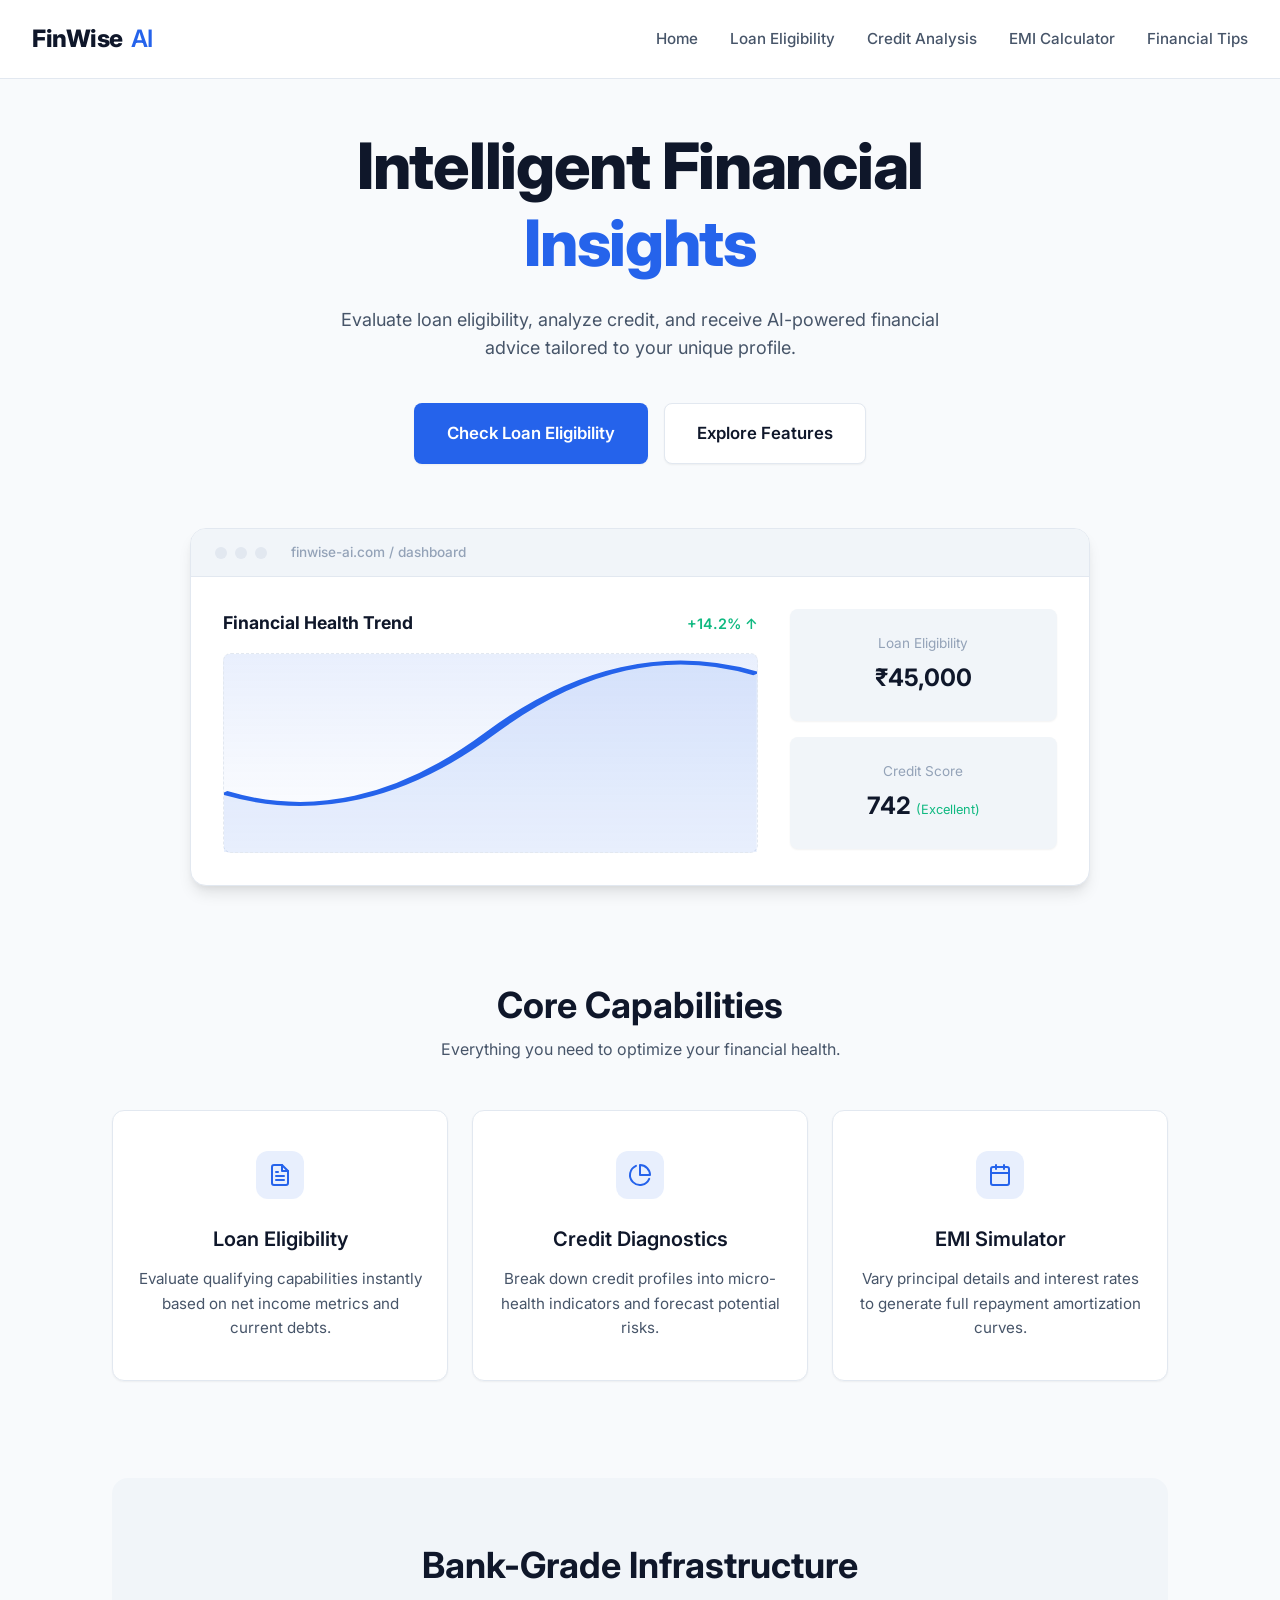
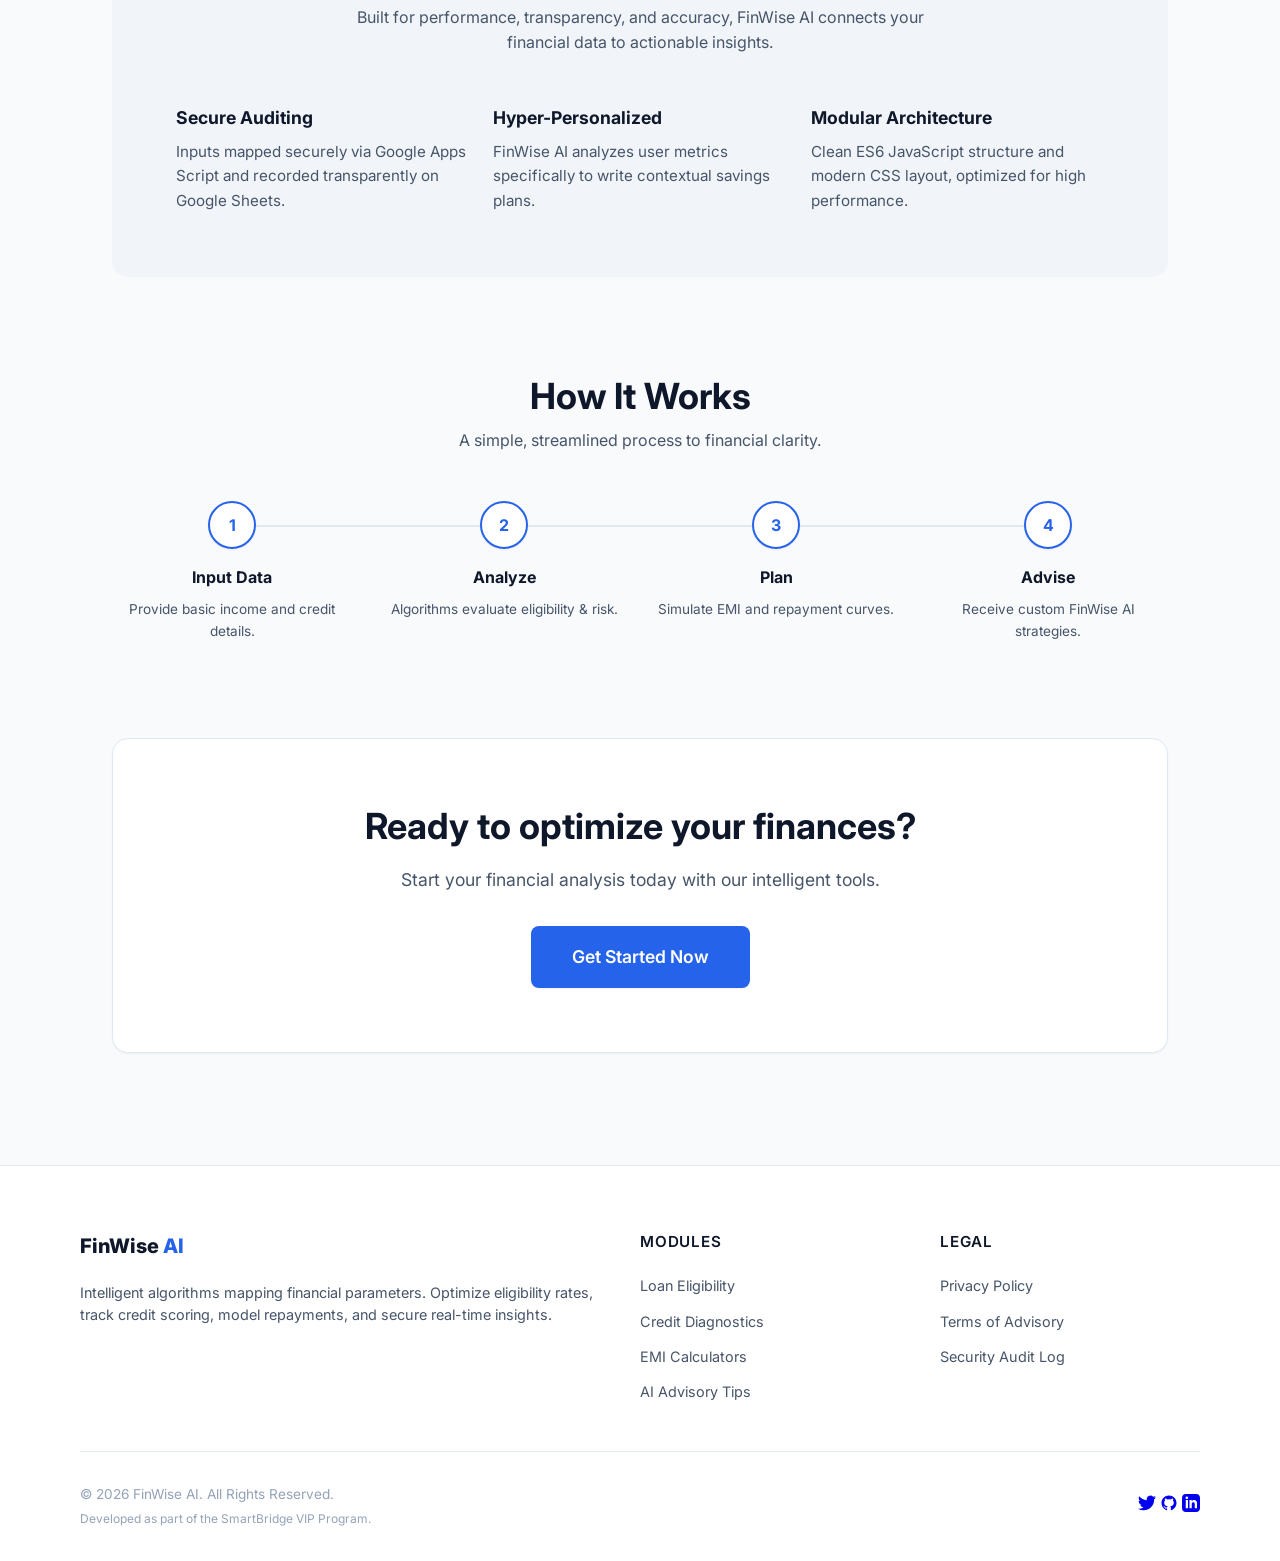
<file: index.html>
<!DOCTYPE html>
<html lang="en">
<head>
  <meta charset="UTF-8">
  <meta name="viewport" content="width=device-width, initial-scale=1.0">
  <title>FinWise AI – Intelligent Loan Eligibility, Credit Analysis & Financial Advisory Platform</title>
  <meta name="description" content="Empower your financial future with FinWise AI. Evaluate loan eligibility, analyze credit, calculate EMI, and receive AI-powered financial advice.">
  <meta property="og:title" content="FinWise AI – Intelligent Loan Eligibility, Credit Analysis & Financial Advisory Platform">
  <meta property="og:description" content="Empower your financial future with FinWise AI. Evaluate loan eligibility, analyze credit, calculate EMI, and receive AI-powered financial advice.">
  <meta property="og:type" content="website">
  <meta name="twitter:card" content="summary_large_image">
  <meta http-equiv="Cache-Control" content="no-cache, no-store, must-revalidate">
  <meta http-equiv="Pragma" content="no-cache">
  <meta http-equiv="Expires" content="0">
  <link rel="stylesheet" href="./css/style.css?v=4">
</head>
<body>

  <!-- Splash Screen -->
  <div id="splash-screen">
    <div id="splash-logo">FinWise <span>AI</span></div>
  </div>

  <!-- Sticky Navigation Bar -->
  <header>
    <nav class="navbar" id="main-nav" aria-label="Main Navigation">
      <a href="./index.html" class="nav-logo" aria-label="FinWise AI Home">
        FinWise <span>AI</span>
      </a>
      <button class="menu-toggle" id="menu-toggle" aria-label="Toggle Navigation Menu">
        <span></span>
        <span></span>
        <span></span>
      </button>
      <ul class="nav-links" id="nav-links">
        <li><a href="./index.html" class="active" aria-current="page">Home</a></li>
        <li><a href="./loan.html">Loan Eligibility</a></li>
        <li><a href="./credit.html">Credit Analysis</a></li>
        <li><a href="./emi.html">EMI Calculator</a></li>
        <li><a href="./tips.html">Financial Tips</a></li>
      </ul>
    </nav>
  </header>

  <!-- Main Container -->
  <main class="main-container">
    
    <!-- Hero Section -->
    <section class="hero-section" style="display: flex; flex-direction: column; align-items: center; text-align: center; margin-bottom: 6rem; padding-top: 2rem;">
      <h1 class="hero-title" style="font-size: clamp(2.5rem, 6vw, 4rem); max-width: 800px; margin-bottom: 1.5rem;">Intelligent Financial <span class="highlight-text">Insights</span></h1>
      <p class="hero-description" style="max-width: 600px; font-size: 1.125rem; margin-bottom: 2.5rem;">Evaluate loan eligibility, analyze credit, and receive AI-powered financial advice tailored to your unique profile.</p>
      <div class="hero-actions" style="display: flex; gap: 1rem; justify-content: center; margin-bottom: 4rem;">
        <a href="./loan.html" class="btn btn-primary" style="padding: 1rem 2rem; font-size: 1.05rem;">
          Check Loan Eligibility
        </a>
        <a href="#features" class="btn btn-secondary" style="padding: 1rem 2rem; font-size: 1.05rem;">Explore Features</a>
      </div>
      
      <!-- Abstract CSS Dashboard Preview -->
      <div class="hero-dashboard-preview" style="width: 100%; max-width: 900px; min-height: 300px; background: var(--primary); border: 1px solid var(--border-color); border-radius: 16px; box-shadow: var(--shadow-lg); position: relative; overflow: hidden; display: flex; flex-direction: column;">
        <div style="height: 48px; border-bottom: 1px solid var(--border-color); display: flex; align-items: center; padding: 0 1.5rem; gap: 0.5rem; background: var(--secondary);">
          <div style="width: 12px; height: 12px; border-radius: 50%; background: #e2e8f0;"></div>
          <div style="width: 12px; height: 12px; border-radius: 50%; background: #e2e8f0;"></div>
          <div style="width: 12px; height: 12px; border-radius: 50%; background: #e2e8f0;"></div>
          <div style="margin-left: 1rem; font-size: 0.85rem; color: var(--text-muted); font-weight: 500;">finwise-ai.com / dashboard</div>
        </div>
        <div style="flex: 1; padding: 2rem; display: grid; grid-template-columns: 2fr 1fr; gap: 2rem;">
          <div style="display: flex; flex-direction: column; gap: 1rem;">
            <div style="display: flex; justify-content: space-between; align-items: baseline;">
              <h4 style="margin: 0; color: var(--navy); font-size: 1.1rem;">Financial Health Trend</h4>
              <span style="color: #10b981; font-weight: 600; font-size: 0.9rem;">+14.2% &#8593;</span>
            </div>
            <div style="width: 100%; height: 200px; background: linear-gradient(180deg, rgba(37,99,235,0.1) 0%, rgba(37,99,235,0) 100%); border: 1px dashed var(--border-color); border-radius: 8px; position: relative;">
               <svg style="position: absolute; bottom: 0; left: 0; width: 100%; height: 100%;" preserveAspectRatio="none" viewBox="0 0 100 100">
                 <path d="M0,100 L0,70 Q25,90 50,40 T100,10 L100,100 Z" fill="rgba(37,99,235,0.1)" />
                 <path d="M0,70 Q25,90 50,40 T100,10" fill="none" stroke="var(--accent)" stroke-width="2" />
               </svg>
            </div>
          </div>
          <div style="display: flex; flex-direction: column; gap: 1rem;">
             <div style="width: 100%; padding: 1.5rem; background: var(--secondary); border-radius: 8px; display: flex; flex-direction: column; justify-content: center; box-shadow: var(--shadow-sm);">
                <span style="font-size: 0.85rem; color: var(--text-muted); margin-bottom: 0.25rem;">Loan Eligibility</span>
                <span style="font-size: 1.5rem; font-weight: 700; color: var(--navy);">₹45,000</span>
             </div>
             <div style="width: 100%; padding: 1.5rem; background: var(--secondary); border-radius: 8px; display: flex; flex-direction: column; justify-content: center; box-shadow: var(--shadow-sm);">
                <span style="font-size: 0.85rem; color: var(--text-muted); margin-bottom: 0.25rem;">Credit Score</span>
                <span style="font-size: 1.5rem; font-weight: 700; color: var(--navy);">742 <span style="font-size: 0.8rem; color: #10b981; font-weight: normal;">(Excellent)</span></span>
             </div>
          </div>
        </div>
      </div>
    </section>

    <!-- Section: Features -->
    <section id="features" style="margin-bottom: 6rem;" class="animate-fade-up">
      <div style="text-align: center; margin-bottom: 3rem;">
        <h2 style="margin-bottom: 0.5rem;">Core Capabilities</h2>
        <p>Everything you need to optimize your financial health.</p>
      </div>
      <div class="grid-3">
        <div class="glass-card glass-card-hover" style="text-align: center; padding: 2.5rem 1.5rem;">
          <div style="width: 48px; height: 48px; background: rgba(37,99,235,0.1); color: var(--accent); border-radius: 12px; display: flex; align-items: center; justify-content: center; margin: 0 auto 1.5rem auto;">
            <svg viewBox="0 0 24 24" width="24" height="24" fill="none" stroke="currentColor" stroke-width="2" stroke-linecap="round" stroke-linejoin="round"><path d="M14 2H6a2 2 0 0 0-2 2v16a2 2 0 0 0 2 2h12a2 2 0 0 0 2-2V8z"></path><polyline points="14 2 14 8 20 8"></polyline><line x1="16" y1="13" x2="8" y2="13"></line><line x1="16" y1="17" x2="8" y2="17"></line><polyline points="10 9 9 9 8 9"></polyline></svg>
          </div>
          <h3 style="margin-bottom: 0.75rem; font-size: 1.25rem;">Loan Eligibility</h3>
          <p style="font-size: 0.95rem;">Evaluate qualifying capabilities instantly based on net income metrics and current debts.</p>
        </div>
        <div class="glass-card glass-card-hover" style="text-align: center; padding: 2.5rem 1.5rem;">
          <div style="width: 48px; height: 48px; background: rgba(37,99,235,0.1); color: var(--accent); border-radius: 12px; display: flex; align-items: center; justify-content: center; margin: 0 auto 1.5rem auto;">
            <svg viewBox="0 0 24 24" width="24" height="24" fill="none" stroke="currentColor" stroke-width="2" stroke-linecap="round" stroke-linejoin="round"><path d="M21.21 15.89A10 10 0 1 1 8 2.83"></path><path d="M22 12A10 10 0 0 0 12 2v10z"></path></svg>
          </div>
          <h3 style="margin-bottom: 0.75rem; font-size: 1.25rem;">Credit Diagnostics</h3>
          <p style="font-size: 0.95rem;">Break down credit profiles into micro-health indicators and forecast potential risks.</p>
        </div>
        <div class="glass-card glass-card-hover" style="text-align: center; padding: 2.5rem 1.5rem;">
          <div style="width: 48px; height: 48px; background: rgba(37,99,235,0.1); color: var(--accent); border-radius: 12px; display: flex; align-items: center; justify-content: center; margin: 0 auto 1.5rem auto;">
            <svg viewBox="0 0 24 24" width="24" height="24" fill="none" stroke="currentColor" stroke-width="2" stroke-linecap="round" stroke-linejoin="round"><rect x="3" y="4" width="18" height="18" rx="2" ry="2"></rect><line x1="16" y1="2" x2="16" y2="6"></line><line x1="8" y1="2" x2="8" y2="6"></line><line x1="3" y1="10" x2="21" y2="10"></line></svg>
          </div>
          <h3 style="margin-bottom: 0.75rem; font-size: 1.25rem;">EMI Simulator</h3>
          <p style="font-size: 0.95rem;">Vary principal details and interest rates to generate full repayment amortization curves.</p>
        </div>
      </div>
    </section>

    <!-- Why Choose Us -->
    <section style="margin-bottom: 6rem; background: var(--secondary); padding: 4rem; border-radius: 16px; text-align: center;" class="animate-fade-up delay-100">
      <h2 style="margin-bottom: 1rem;">Bank-Grade Infrastructure</h2>
      <p style="max-width: 600px; margin: 0 auto 3rem auto;">Built for performance, transparency, and accuracy, FinWise AI connects your financial data to actionable insights.</p>
      
      <div class="grid-3" style="text-align: left;">
        <div>
          <h4 style="margin-bottom: 0.5rem; font-size: 1.1rem; color: var(--navy);">Secure Auditing</h4>
          <p style="font-size: 0.95rem;">Inputs mapped securely via Google Apps Script and recorded transparently on Google Sheets.</p>
        </div>
        <div>
          <h4 style="margin-bottom: 0.5rem; font-size: 1.1rem; color: var(--navy);">Hyper-Personalized</h4>
          <p style="font-size: 0.95rem;">FinWise AI analyzes user metrics specifically to write contextual savings plans.</p>
        </div>
        <div>
          <h4 style="margin-bottom: 0.5rem; font-size: 1.1rem; color: var(--navy);">Modular Architecture</h4>
          <p style="font-size: 0.95rem;">Clean ES6 JavaScript structure and modern CSS layout, optimized for high performance.</p>
        </div>
      </div>
    </section>

    <!-- How It Works -->
    <section style="margin-bottom: 6rem;" class="animate-fade-up delay-200">
      <div style="text-align: center; margin-bottom: 3rem;">
        <h2 style="margin-bottom: 0.5rem;">How It Works</h2>
        <p>A simple, streamlined process to financial clarity.</p>
      </div>
      <div style="display: grid; grid-template-columns: repeat(4, 1fr); gap: 2rem; position: relative;">
        <!-- Connecting Line for Desktop -->
        <div style="position: absolute; top: 24px; left: 10%; right: 10%; height: 2px; background: var(--border-color); z-index: 0; display: block;" class="desktop-line"></div>
        
        <div style="text-align: center; position: relative; z-index: 1;">
          <div style="width: 48px; height: 48px; background: var(--primary); border: 2px solid var(--accent); color: var(--accent); border-radius: 50%; display: flex; align-items: center; justify-content: center; font-weight: 700; margin: 0 auto 1rem auto; box-shadow: var(--shadow-sm);">1</div>
          <h4 style="margin-bottom: 0.5rem;">Input Data</h4>
          <p style="font-size: 0.85rem;">Provide basic income and credit details.</p>
        </div>
        <div style="text-align: center; position: relative; z-index: 1;">
          <div style="width: 48px; height: 48px; background: var(--primary); border: 2px solid var(--accent); color: var(--accent); border-radius: 50%; display: flex; align-items: center; justify-content: center; font-weight: 700; margin: 0 auto 1rem auto; box-shadow: var(--shadow-sm);">2</div>
          <h4 style="margin-bottom: 0.5rem;">Analyze</h4>
          <p style="font-size: 0.85rem;">Algorithms evaluate eligibility & risk.</p>
        </div>
        <div style="text-align: center; position: relative; z-index: 1;">
          <div style="width: 48px; height: 48px; background: var(--primary); border: 2px solid var(--accent); color: var(--accent); border-radius: 50%; display: flex; align-items: center; justify-content: center; font-weight: 700; margin: 0 auto 1rem auto; box-shadow: var(--shadow-sm);">3</div>
          <h4 style="margin-bottom: 0.5rem;">Plan</h4>
          <p style="font-size: 0.85rem;">Simulate EMI and repayment curves.</p>
        </div>
        <div style="text-align: center; position: relative; z-index: 1;">
          <div style="width: 48px; height: 48px; background: var(--primary); border: 2px solid var(--accent); color: var(--accent); border-radius: 50%; display: flex; align-items: center; justify-content: center; font-weight: 700; margin: 0 auto 1rem auto; box-shadow: var(--shadow-sm);">4</div>
          <h4 style="margin-bottom: 0.5rem;">Advise</h4>
          <p style="font-size: 0.85rem;">Receive custom FinWise AI strategies.</p>
        </div>
      </div>
    </section>


    <!-- Final CTA -->
    <section style="text-align: center; padding: 4rem 2rem; background: var(--primary); border: 1px solid var(--border-color); border-radius: 16px; box-shadow: var(--shadow-sm);" class="animate-fade-up delay-400">
      <h2 style="margin-bottom: 1rem;">Ready to optimize your finances?</h2>
      <p style="margin-bottom: 2rem; font-size: 1.1rem;">Start your financial analysis today with our intelligent tools.</p>
      <a href="./loan.html" class="btn btn-primary" style="padding: 1rem 2.5rem; font-size: 1.1rem;">Get Started Now</a>
    </section>

  </main>

  <!-- Footer Section -->
  <footer class="footer">
    <div class="footer-content">
      <div class="footer-col">
        <a href="./index.html" class="footer-logo" aria-label="FinWise AI Home">FinWise <span>AI</span></a>
        <p class="footer-desc">Intelligent algorithms mapping financial parameters. Optimize eligibility rates, track credit scoring, model repayments, and secure real-time insights.</p>
      </div>
      <div class="footer-col">
        <h4>Modules</h4>
        <ul class="footer-links">
          <li><a href="./loan.html">Loan Eligibility</a></li>
          <li><a href="./credit.html">Credit Diagnostics</a></li>
          <li><a href="./emi.html">EMI Calculators</a></li>
          <li><a href="./tips.html">AI Advisory Tips</a></li>
        </ul>
      </div>
      <div class="footer-col">
        <h4>Legal</h4>
        <ul class="footer-links">
          <li><a href="#">Privacy Policy</a></li>
          <li><a href="#">Terms of Advisory</a></li>
          <li><a href="#">Security Audit Log</a></li>
        </ul>
      </div>
    </div>
    <div class="footer-bottom">
      <div class="footer-bottom-text">
        <span>© 2026 FinWise AI. All Rights Reserved.</span>
        <span style="font-size: 0.75rem;">Developed as part of the SmartBridge VIP Program.</span>
      </div>
      <div class="footer-socials">
        <a href="#" aria-label="Twitter"><svg width="18" height="18" fill="currentColor" viewBox="0 0 24 24"><path d="M23.953 4.57a10 10 0 01-2.825.775 4.958 4.958 0 002.163-2.723c-.951.555-2.005.959-3.127 1.184a4.92 4.92 0 00-8.384 4.482C7.69 8.095 4.067 6.13 1.64 3.162a4.822 4.822 0 00-.666 2.475c0 1.71.87 3.213 2.188 4.096a4.904 4.904 0 01-2.228-.616v.06a4.923 4.923 0 003.946 4.827 4.996 4.996 0 01-2.212.085 4.936 4.936 0 004.604 3.417 9.867 9.867 0 01-6.102 2.105c-.39 0-.779-.023-1.17-.067a13.995 13.995 0 007.557 2.209c9.053 0 13.998-7.496 13.998-13.985 0-.21 0-.42-.015-.63A9.935 9.935 0 0024 4.59z"/></svg></a>
        <a href="#" aria-label="GitHub"><svg width="18" height="18" fill="currentColor" viewBox="0 0 24 24"><path fill-rule="evenodd" clip-rule="evenodd" d="M12 2C6.477 2 2 6.484 2 12.017c0 4.425 2.865 8.18 6.839 9.504.5.092.682-.217.682-.483 0-.237-.008-.868-.013-1.703-2.782.605-3.369-1.343-3.369-1.343-.454-1.158-1.11-1.466-1.11-1.466-.908-.62.069-.608.069-.608 1.003.07 1.531 1.032 1.531 1.032.892 1.53 2.341 1.088 2.91.832.092-.647.35-1.088.636-1.338-2.22-.253-4.555-1.113-4.555-4.951 0-1.093.39-1.988 1.029-2.688-.103-.253-.446-1.272.098-2.65 0 0 .84-.27 2.75 1.026A9.564 9.564 0 0112 6.844c.85.004 1.705.115 2.504.337 1.909-1.296 2.747-1.027 2.747-1.027.546 1.379.202 2.398.1 2.651.64.7 1.028 1.595 1.028 2.688 0 3.848-2.339 4.695-4.566 4.943.359.309.678.92.678 1.855 0 1.338-.012 2.419-.012 2.747 0 .268.18.58.688.482C19.138 20.193 22 16.44 22 12.017 22 6.484 17.522 2 12 2z"/></svg></a>
        <a href="#" aria-label="LinkedIn"><svg width="18" height="18" fill="currentColor" viewBox="0 0 24 24"><path d="M19 0h-14c-2.761 0-5 2.239-5 5v14c0 2.761 2.239 5 5 5h14c2.762 0 5-2.239 5-5v-14c0-2.761-2.238-5-5-5zm-11 19h-3v-11h3v11zm-1.5-12.268c-.966 0-1.75-.779-1.75-1.75s.784-1.75 1.75-1.75 1.75.779 1.75 1.75-.784 1.75-1.75 1.75zm13.5 12.268h-3v-5.604c0-3.368-4-3.113-4 0v5.604h-3v-11h3v1.765c1.396-2.586 7-2.777 7 2.476v6.759z"/></svg></a>
      </div>
    </div>
  </footer>

  <script type="module" src="./js/script.js"></script>
</body>
</html>
</file>
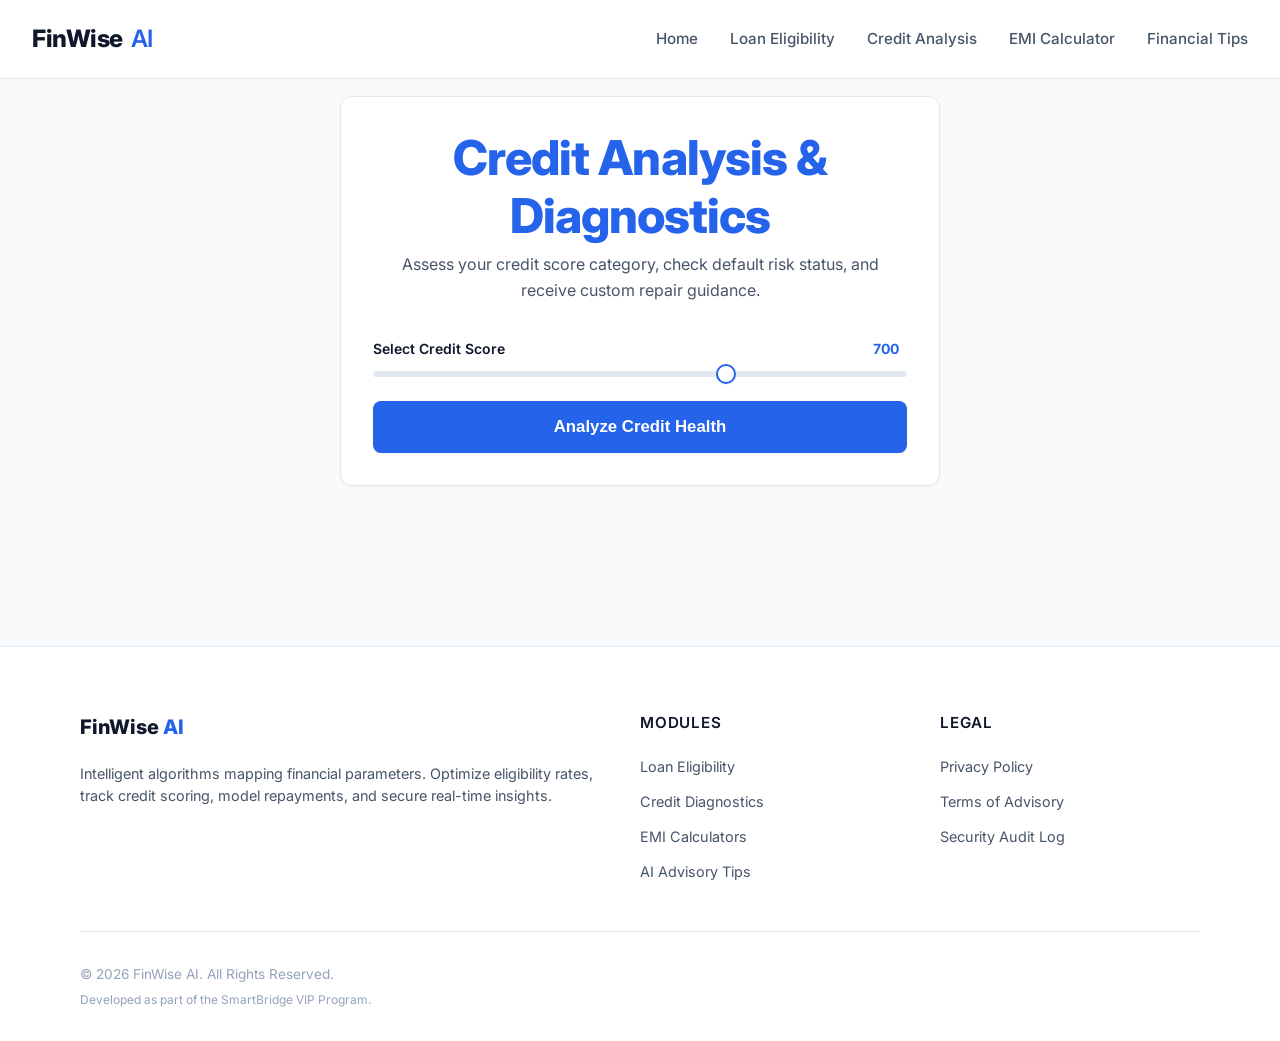
<file: credit.html>
<!DOCTYPE html>
<html lang="en">
<head>
  <meta charset="UTF-8">
  <meta name="viewport" content="width=device-width, initial-scale=1.0">
  <title>Credit Scoring & Diagnostics – FinWise AI</title>
  <meta name="description" content="In-depth credit health reports, risk indexing, and personalized improvement tips.">
  <meta property="og:title" content="Credit Scoring & Diagnostics – FinWise AI">
  <meta property="og:description" content="In-depth credit health reports, risk indexing, and personalized improvement tips.">
  <meta property="og:type" content="website">
  <meta name="twitter:card" content="summary_large_image">
  <link rel="stylesheet" href="./css/style.css?v=4">
</head>
<body>



  <!-- Sticky Navigation Bar -->
  <header>
    <nav class="navbar" id="main-nav" aria-label="Main Navigation">
      <a href="./index.html" class="nav-logo" aria-label="FinWise AI Home">
        FinWise <span>AI</span>
      </a>
      <button class="menu-toggle" id="menu-toggle" aria-label="Toggle Navigation Menu">
        <span></span>
        <span></span>
        <span></span>
      </button>
      <ul class="nav-links" id="nav-links">
        <li><a href="./index.html">Home</a></li>
        <li><a href="./loan.html">Loan Eligibility</a></li>
        <li><a href="./credit.html" class="active" aria-current="page">Credit Analysis</a></li>
        <li><a href="./emi.html">EMI Calculator</a></li>
        <li><a href="./tips.html">Financial Tips</a></li>
      </ul>
    </nav>
  </header>

  <!-- Main Content Container -->
  <main class="main-container animate-fade-in">
    <div class="glass-card" id="credit-analysis-form-card" style="max-width: 600px; margin: 0 auto 3rem auto;">
      <h1 class="highlight-text" style="text-align: center; margin-bottom: 0.5rem;">Credit Analysis & Diagnostics</h1>
      <p style="text-align: center; margin-bottom: 2rem;">Assess your credit score category, check default risk status, and receive custom repair guidance.</p>
      
      <!-- Input form -->
      <form id="credit-analysis-form" style="display: flex; flex-direction: column; gap: 1.5rem;" onsubmit="event.preventDefault();">
        <div class="form-group">
          <label for="credit-score-input" class="form-label" style="display:flex; justify-content:space-between; align-items:center;">
            Select Credit Score
            <span id="credit-score-badge" style="background:var(--accent-glow); color:var(--accent); font-weight:700; padding:0.15rem 0.5rem; border-radius:0.25rem;">700</span>
          </label>
          <input type="range" id="credit-score-input" class="glass-slider" min="300" max="900" value="700">
        </div>

        <button type="submit" class="btn btn-primary" style="width:100%; font-size:1.05rem; padding:0.95rem;">
          Analyze Credit Health
        </button>
      </form>
    </div>

    <!-- Animated Result Panels (Initially Hidden) -->
    <div id="credit-result-container" style="display: none; margin-top: 3rem;">
      <div class="section-header">
        <div class="section-subtitle">Diagnostic Report</div>
        <h2 class="section-title">Credit Health Assessment</h2>
      </div>

      <!-- Core score banner -->
      <div class="glass-card" style="text-align: center; max-width: 600px; margin: 0 auto 2.5rem auto; padding: 2rem;">
        <div class="score-display-ring text-gradient" id="result-score-val">700</div>
        <div style="font-weight: 700; text-transform: uppercase; letter-spacing: 0.05em; font-size: 0.9rem; color: var(--text-secondary); margin-bottom: 1rem;">Credit Index Score</div>
        <div style="display: flex; justify-content: center; gap: 1rem; align-items: center;">
          <span class="badge" id="result-score-category">Excellent</span>
          <span class="badge" id="result-risk-badge">Low Risk</span>
        </div>
      </div>

      <!-- Detail Grid of stagger cards -->
      <div class="grid-2" style="max-width: 1000px; margin: 0 auto 3rem auto;">
        
        <!-- Suggestions Card -->
        <div class="glass-card stagger-card" id="card-suggestions">
          <div class="feature-icon-wrapper">
            <svg viewBox="0 0 24 24" fill="none" stroke="currentColor" stroke-width="2" stroke-linecap="round" stroke-linejoin="round"><path d="M22 11.08V12a10 10 0 1 1-5.93-9.14"></path><polyline points="22 4 12 14.01 9 11.01"></polyline></svg>
          </div>
          <h3 style="margin-bottom: 0.75rem;">Advisory Analysis</h3>
          <p id="result-suggestions-text" style="font-size: 0.925rem;"></p>
        </div>

        <!-- Repair Tips Card -->
        <div class="glass-card stagger-card" id="card-tips">
          <div class="feature-icon-wrapper">
            <svg viewBox="0 0 24 24" fill="none" stroke="currentColor" stroke-width="2" stroke-linecap="round" stroke-linejoin="round"><path d="M12 2v20M17 5H9.5a3.5 3.5 0 0 0 0 7h5a3.5 3.5 0 0 1 0 7H6"></path></svg>
          </div>
          <h3 style="margin-bottom: 0.75rem;">Actionable Tips</h3>
          <p id="result-tips-text" style="font-size: 0.925rem; line-height: 1.7;"></p>
        </div>

      </div>
    </div>
  </main>

  <!-- Footer Section -->
  <footer class="footer">
    <div class="footer-content">
      <div class="footer-col">
        <a href="./index.html" class="footer-logo" aria-label="FinWise AI Home">FinWise <span>AI</span></a>
        <p class="footer-desc">Intelligent algorithms mapping financial parameters. Optimize eligibility rates, track credit scoring, model repayments, and secure real-time insights.</p>
      </div>
      <div class="footer-col">
        <h4>Modules</h4>
        <ul class="footer-links">
          <li><a href="./loan.html">Loan Eligibility</a></li>
          <li><a href="./credit.html">Credit Diagnostics</a></li>
          <li><a href="./emi.html">EMI Calculators</a></li>
          <li><a href="./tips.html">AI Advisory Tips</a></li>
        </ul>
      </div>
      <div class="footer-col">
        <h4>Legal</h4>
        <ul class="footer-links">
          <li><a href="#">Privacy Policy</a></li>
          <li><a href="#">Terms of Advisory</a></li>
          <li><a href="#">Security Audit Log</a></li>
        </ul>
      </div>
    </div>
    <div class="footer-bottom">
      <div class="footer-bottom-text">
        <span>© 2026 FinWise AI. All Rights Reserved.</span>
        <span style="font-size: 0.75rem;">Developed as part of the SmartBridge VIP Program.</span>
      </div>
    </div>
  </footer>

  <script type="module" src="./js/script.js"></script>
</body>
</html>
</file>
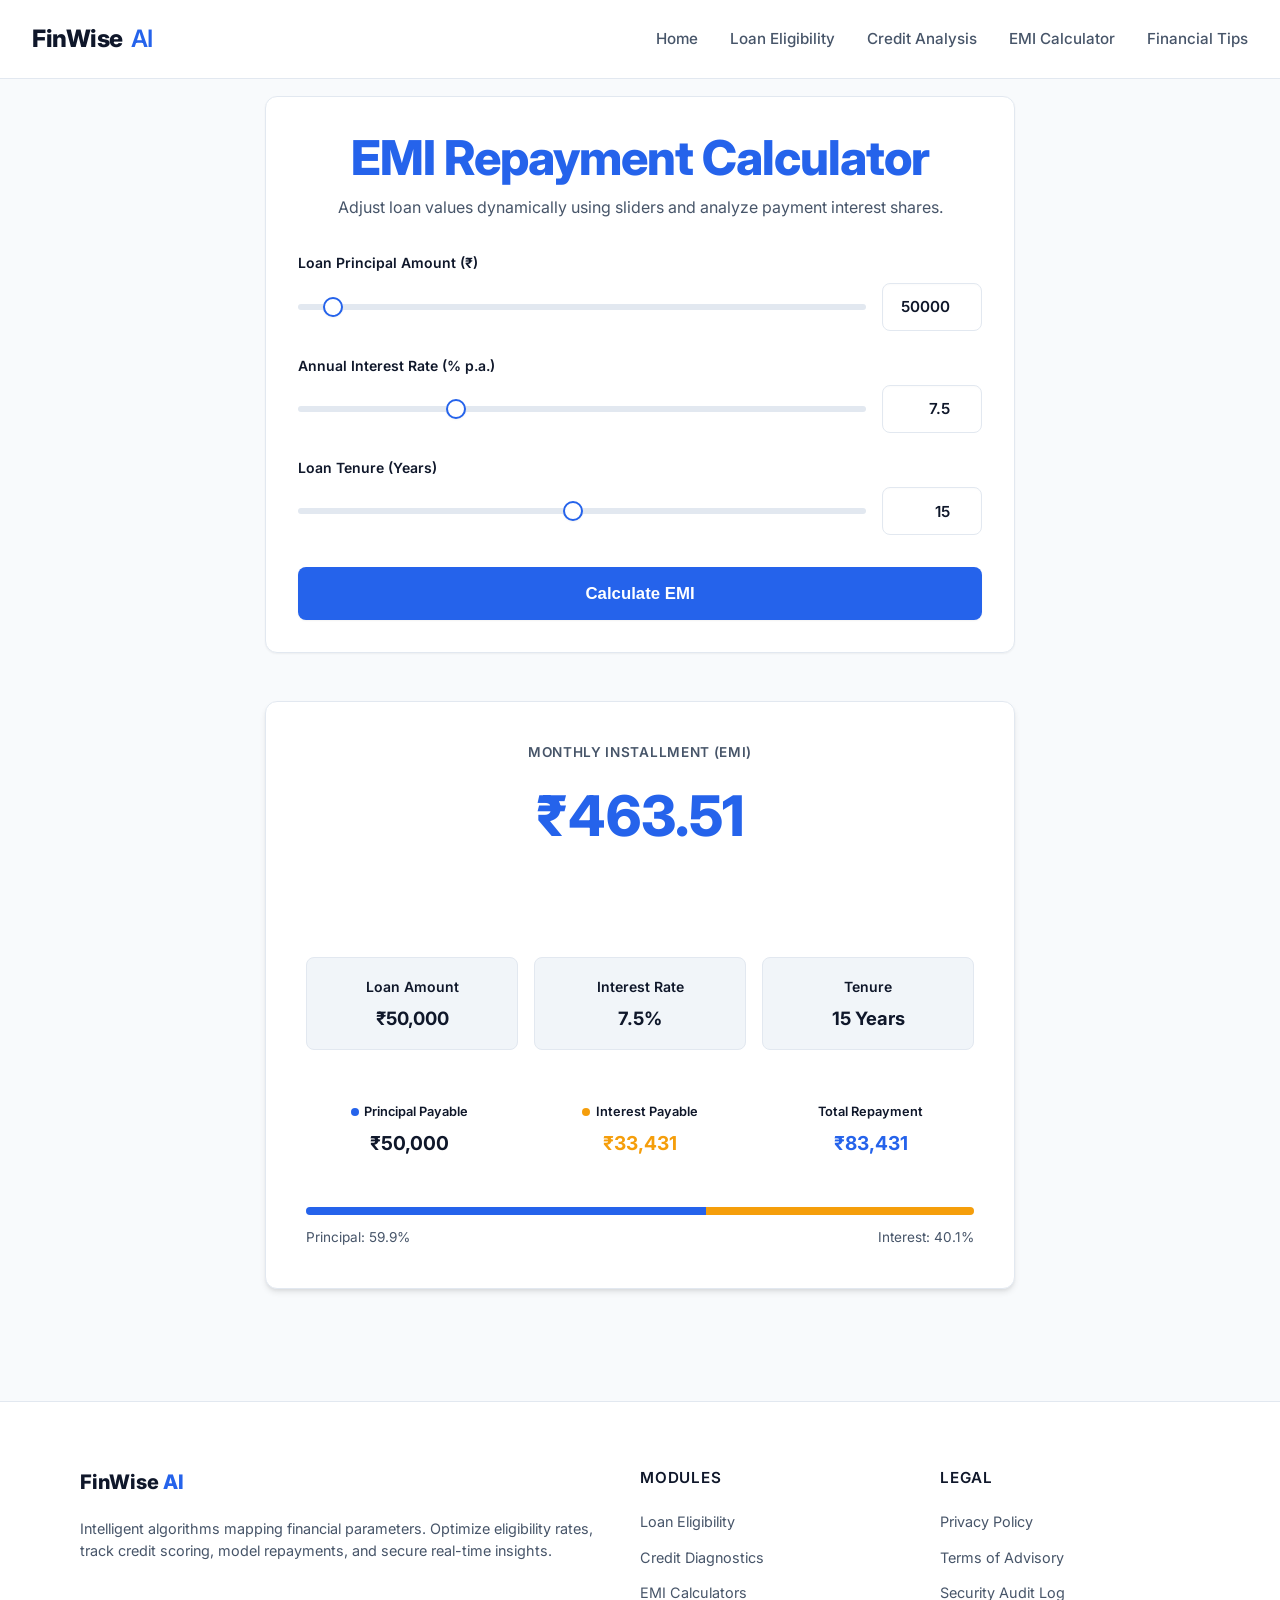
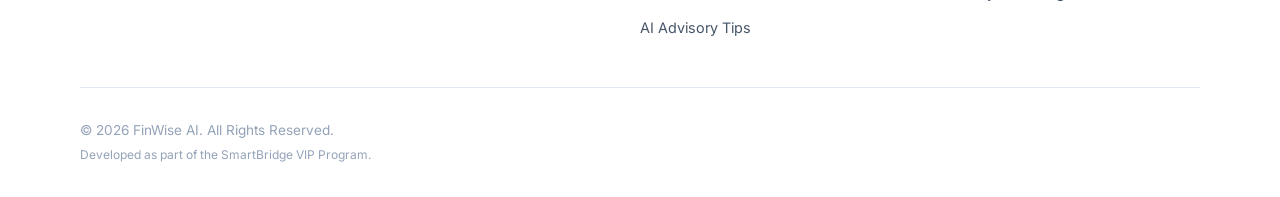
<file: emi.html>
<!DOCTYPE html>
<html lang="en">
<head>
  <meta charset="UTF-8">
  <meta name="viewport" content="width=device-width, initial-scale=1.0">
  <title>EMI Repayment Calculator – FinWise AI</title>
  <meta name="description" content="Calculate monthly loan installments and generate detailed amortization schedules.">
  <meta property="og:title" content="EMI Repayment Calculator – FinWise AI">
  <meta property="og:description" content="Calculate monthly loan installments and generate detailed amortization schedules.">
  <meta property="og:type" content="website">
  <meta name="twitter:card" content="summary_large_image">
  <link rel="stylesheet" href="./css/style.css?v=4">
</head>
<body>



  <!-- Sticky Navigation Bar -->
  <header>
    <nav class="navbar" id="main-nav" aria-label="Main Navigation">
      <a href="./index.html" class="nav-logo" aria-label="FinWise AI Home">
        FinWise <span>AI</span>
      </a>
      <button class="menu-toggle" id="menu-toggle" aria-label="Toggle Navigation Menu">
        <span></span>
        <span></span>
        <span></span>
      </button>
      <ul class="nav-links" id="nav-links">
        <li><a href="./index.html">Home</a></li>
        <li><a href="./loan.html">Loan Eligibility</a></li>
        <li><a href="./credit.html">Credit Analysis</a></li>
        <li><a href="./emi.html" class="active" aria-current="page">EMI Calculator</a></li>
        <li><a href="./tips.html">Financial Tips</a></li>
      </ul>
    </nav>
  </header>

  <!-- Main Content Container -->
  <main class="main-container animate-fade-in">
    <div class="glass-card" id="emi-calculator-form-card" style="max-width: 750px; margin: 0 auto 3rem auto;">
      <h1 class="highlight-text" style="text-align: center; margin-bottom: 0.5rem;">EMI Repayment Calculator</h1>
      <p style="text-align: center; margin-bottom: 2rem;">Adjust loan values dynamically using sliders and analyze payment interest shares.</p>
      
      <!-- Calculator Form -->
      <form id="emi-calculator-form" style="display: flex; flex-direction: column; gap: 1.5rem;" onsubmit="event.preventDefault();">
        
        <!-- Loan Amount -->
        <div class="form-group">
          <label class="form-label">Loan Principal Amount (₹)</label>
          <div class="input-sync-group">
            <input type="range" id="loan-amount-slider" class="glass-slider" min="5000" max="1000000" step="5000" value="50000">
            <input type="number" id="loan-amount-input" class="glass-input glass-input-sync" min="5000" max="1000000" value="50000">
          </div>
          <div id="loan-amount-error" style="color: var(--danger); font-size: 0.8rem; display: none; margin-top: 0.25rem;"></div>
        </div>

        <!-- Interest Rate -->
        <div class="form-group">
          <label class="form-label">Annual Interest Rate (% p.a.)</label>
          <div class="input-sync-group">
            <input type="range" id="interest-rate-slider" class="glass-slider" min="1" max="25" step="0.1" value="7.5">
            <input type="number" id="interest-rate-input" class="glass-input glass-input-sync" min="1" max="25" step="0.1" value="7.5">
          </div>
          <div id="interest-rate-error" style="color: var(--danger); font-size: 0.8rem; display: none; margin-top: 0.25rem;"></div>
        </div>

        <!-- Tenure -->
        <div class="form-group">
          <label class="form-label">Loan Tenure (Years)</label>
          <div class="input-sync-group">
            <input type="range" id="loan-tenure-slider" class="glass-slider" min="1" max="30" step="1" value="15">
            <input type="number" id="loan-tenure-input" class="glass-input glass-input-sync" min="1" max="30" value="15">
          </div>
          <div id="loan-tenure-error" style="color: var(--danger); font-size: 0.8rem; display: none; margin-top: 0.25rem;"></div>
        </div>

        <button type="submit" class="btn btn-primary" style="width:100%; font-size:1.05rem; padding:0.95rem; margin-top:0.5rem;">
          Calculate EMI
        </button>
      </form>
    </div>

    <!-- Animated Result Container (Initially Hidden) -->
    <div id="emi-result-container" style="display: none; max-width: 750px; margin: 3rem auto 0 auto;" class="animate-fade-in">
      <div class="result-panel">
        
        <!-- Large EMI Output -->
        <div style="text-align: center; border-bottom: 1px solid var(--glass-border); padding-bottom: 1.5rem; margin-bottom: 1.5rem;">
          <div style="font-weight: 600; text-transform: uppercase; letter-spacing: 0.05em; font-size: 0.85rem; color: var(--text-secondary); margin-bottom: 0.5rem;">Monthly Installment (EMI)</div>
          <div class="highlight-text" id="result-emi-val" style="font-size: 3.5rem; font-weight: 800;">₹0</div>
        </div>

        <!-- Summary Grid -->
        <div class="emi-summary-grid">
          <div class="emi-summary-card">
            <span class="form-label">Loan Amount</span>
            <div class="emi-summary-val" id="result-amount-recap">₹0</div>
          </div>
          <div class="emi-summary-card">
            <span class="form-label">Interest Rate</span>
            <div class="emi-summary-val" id="result-rate-recap">0%</div>
          </div>
          <div class="emi-summary-card">
            <span class="form-label">Tenure</span>
            <div class="emi-summary-val" id="result-tenure-recap">0 Years</div>
          </div>
        </div>

        <!-- Breakdown Details -->
        <div class="grid-3" style="margin-top: 1.5rem; text-align: center;">
          <div>
            <span class="form-label" style="font-size:0.8rem;"><span class="label-dot dot-principal"></span>Principal Payable</span>
            <div style="font-weight: 700; font-size: 1.2rem; margin-top: 0.25rem;" id="result-total-principal">₹0</div>
          </div>
          <div>
            <span class="form-label" style="font-size:0.8rem;"><span class="label-dot dot-interest"></span>Interest Payable</span>
            <div style="font-weight: 700; font-size: 1.2rem; margin-top: 0.25rem; color: var(--warning);" id="result-total-interest">₹0</div>
          </div>
          <div>
            <span class="form-label" style="font-size:0.8rem;">Total Repayment</span>
            <div style="font-weight: 700; font-size: 1.2rem; margin-top: 0.25rem; color: var(--accent);" id="result-total-repayment">₹0</div>
          </div>
        </div>

        <!-- Progress visual bar -->
        <div class="amortization-bar-container">
          <div class="amortization-bar">
            <div class="bar-fill-principal" id="bar-principal"></div>
            <div class="bar-fill-interest" id="bar-interest"></div>
          </div>
          <div class="bar-labels">
            <span id="label-principal-share">Principal: 0%</span>
            <span id="label-interest-share">Interest: 0%</span>
          </div>
        </div>

      </div>
    </div>
  </main>

  <!-- Footer Section -->
  <footer class="footer">
    <div class="footer-content">
      <div class="footer-col">
        <a href="./index.html" class="footer-logo" aria-label="FinWise AI Home">FinWise <span>AI</span></a>
        <p class="footer-desc">Intelligent algorithms mapping financial parameters. Optimize eligibility rates, track credit scoring, model repayments, and secure real-time insights.</p>
      </div>
      <div class="footer-col">
        <h4>Modules</h4>
        <ul class="footer-links">
          <li><a href="./loan.html">Loan Eligibility</a></li>
          <li><a href="./credit.html">Credit Diagnostics</a></li>
          <li><a href="./emi.html">EMI Calculators</a></li>
          <li><a href="./tips.html">AI Advisory Tips</a></li>
        </ul>
      </div>
      <div class="footer-col">
        <h4>Legal</h4>
        <ul class="footer-links">
          <li><a href="#">Privacy Policy</a></li>
          <li><a href="#">Terms of Advisory</a></li>
          <li><a href="#">Security Audit Log</a></li>
        </ul>
      </div>
    </div>
    <div class="footer-bottom">
      <div class="footer-bottom-text">
        <span>© 2026 FinWise AI. All Rights Reserved.</span>
        <span style="font-size: 0.75rem;">Developed as part of the SmartBridge VIP Program.</span>
      </div>
    </div>
  </footer>

  <script type="module" src="./js/script.js"></script>
</body>
</html>
</file>
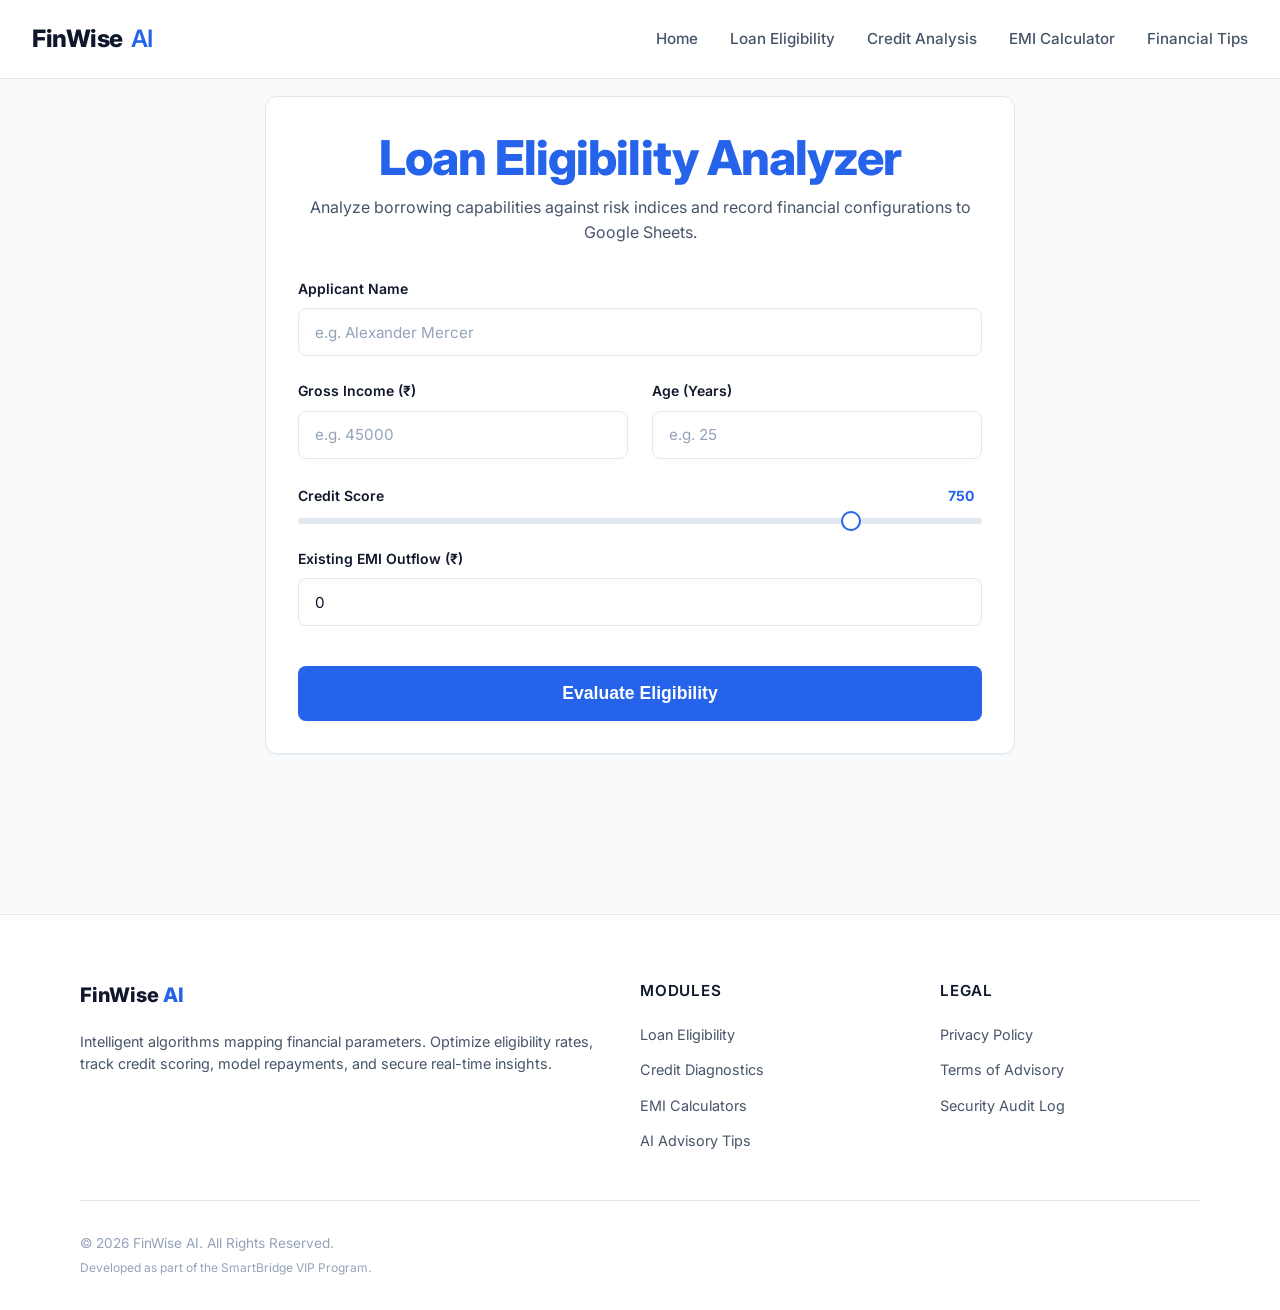
<file: loan.html>
<!DOCTYPE html>
<html lang="en">
<head>
  <meta charset="UTF-8">
  <meta name="viewport" content="width=device-width, initial-scale=1.0">
  <title>Loan Eligibility Analyzer – FinWise AI</title>
  <meta name="description" content="Calculate and evaluate your loan eligibility status dynamically with FinWise AI.">
  <meta property="og:title" content="Loan Eligibility Analyzer – FinWise AI">
  <meta property="og:description" content="Calculate and evaluate your loan eligibility status dynamically with FinWise AI.">
  <meta property="og:type" content="website">
  <meta name="twitter:card" content="summary_large_image">
  <link rel="stylesheet" href="./css/style.css?v=4">
</head>
<body>



  <!-- Sticky Navigation Bar -->
  <header>
    <nav class="navbar" id="main-nav" aria-label="Main Navigation">
      <a href="./index.html" class="nav-logo" aria-label="FinWise AI Home">
        FinWise <span>AI</span>
      </a>
      <button class="menu-toggle" id="menu-toggle" aria-label="Toggle Navigation Menu">
        <span></span>
        <span></span>
        <span></span>
      </button>
      <ul class="nav-links" id="nav-links">
        <li><a href="./index.html">Home</a></li>
        <li><a href="./loan.html" class="active" aria-current="page">Loan Eligibility</a></li>
        <li><a href="./credit.html">Credit Analysis</a></li>
        <li><a href="./emi.html">EMI Calculator</a></li>
        <li><a href="./tips.html">Financial Tips</a></li>
      </ul>
    </nav>
  </header>

  <!-- Main Content Container -->
  <main class="main-container animate-fade-up">
    <div class="glass-card" id="loan-eligibility-card" style="max-width: 750px; margin: 0 auto 3rem auto;">
      <h1 class="highlight-text" style="text-align: center; margin-bottom: 0.5rem;">Loan Eligibility Analyzer</h1>
      <p style="text-align: center; margin-bottom: 2rem;">Analyze borrowing capabilities against risk indices and record financial configurations to Google Sheets.</p>
      
      <!-- API Integrations (Configured in Code) -->

      
      <!-- Calculator Form -->
      <form id="loan-eligibility-form" style="display: flex; flex-direction: column; gap: 1.5rem;">
        
        <!-- Applicant Name -->
        <div class="form-group">
          <label for="applicant-name" class="form-label">Applicant Name</label>
          <input type="text" id="applicant-name" class="glass-input" placeholder="e.g. Alexander Mercer" required>
        </div>

        <!-- Row: Salary & Age -->
        <div class="grid-2">
          <div class="form-group">
            <label for="monthly-salary" class="form-label">Gross Income (₹)</label>
            <input type="number" id="monthly-salary" class="glass-input" placeholder="e.g. 45000" min="0" required>
          </div>
          <div class="form-group">
            <label for="applicant-age" class="form-label">Age (Years)</label>
            <input type="number" id="applicant-age" class="glass-input" placeholder="e.g. 25" min="0" max="100" required>
          </div>
        </div>

        <!-- Row: Existing EMI & Credit Score -->
        <div class="form-group">
          <label for="credit-score" class="form-label" style="display:flex; justify-content:space-between; align-items:center;">
            Credit Score 
            <span id="credit-score-badge" style="background:var(--accent-glow); color:var(--accent); font-weight:700; padding:0.15rem 0.5rem; border-radius:0.25rem;">750</span>
          </label>
          <input type="range" id="credit-score" class="glass-slider" min="300" max="850" value="750">
        </div>

        <div class="form-group">
          <label for="existing-emi" class="form-label">Existing EMI Outflow (₹)</label>
          <input type="number" id="existing-emi" class="glass-input" placeholder="e.g. 5000" min="0" value="0" required>
        </div>

        <!-- Action Button -->
        <button type="submit" class="btn btn-primary shimmer" style="margin-top: 1rem; width:100%; font-size:1.1rem; padding:1rem;">
          Evaluate Eligibility
        </button>
      </form>
    </div>

    <!-- Animated Result Container (Initially Hidden) -->
    <div id="loan-result-container" style="display: none; max-width: 750px; margin: 3rem auto 0 auto;" class="animate-fade-up pulse-glow">
      <div class="result-panel" id="loan-result-card">
        
        <!-- Status Header -->
        <div style="text-align: center;">
          <div class="result-icon-container" id="result-icon-wrapper">
            <!-- Dynamically populated SVG -->
          </div>
          <h2 id="result-status-title" style="font-size: 2rem; font-weight:800; margin-bottom: 0.5rem;">Loan Status</h2>
          <p id="result-status-desc" style="font-size: 0.95rem; max-width: 500px; margin: 0 auto; color: var(--text-secondary);"></p>
        </div>

        <!-- Metrics Grid -->
        <div class="result-metrics">
          <div class="result-metric-card">
            <span class="form-label">Max Approved Loan</span>
            <div class="result-val highlight-text" id="result-approved-amount">₹0</div>
          </div>
          <div class="result-metric-card">
            <span class="form-label">Risk Rating</span>
            <div style="margin-top:0.5rem;"><span class="badge" id="result-risk-badge">Undetermined</span></div>
          </div>
          <div class="result-metric-card">
            <span class="form-label">DTI Ratio</span>
            <div class="result-val" id="result-dti-val" style="color:var(--text-primary);">0%</div>
          </div>
        </div>

        <div style="font-size: 0.8rem; text-align: center; color: var(--text-muted); border-top: 1px dashed var(--glass-border); padding-top: 1.5rem; margin-top: 0.5rem;">
          *Disclaimer: Eligibility is simulated based on debt-to-income limits and credit tiers. Actual qualification subject to bank review.
        </div>
        
        <!-- Sheet Sync Status -->
        <div id="sheet-sync-status" style="display: none; text-align: center; padding: 0.75rem; margin-top: 1rem; border-radius: 0.5rem; font-size: 0.9rem; background: rgba(0,0,0,0.2);">
        </div>
      </div>

      <!-- AI Advisor Card -->
      <div id="ai-advisor-card" class="glass-card" style="display: none; margin-top: 2rem; border: 1px solid var(--accent); position: relative; overflow: hidden;">
        <div style="position: absolute; top: -50px; left: -50px; width: 100px; height: 100px; background: var(--accent-glow); filter: blur(40px); border-radius: 50%;"></div>
        
        <h3 class="highlight-text" style="display: flex; align-items: center; gap: 0.5rem; margin-bottom: 1.5rem; position: relative; z-index: 1;">
          <svg width="24" height="24" viewBox="0 0 24 24" fill="none" stroke="var(--accent)" stroke-width="2" stroke-linecap="round" stroke-linejoin="round"><path d="M12 2a2 2 0 0 1 2 2v2a2 2 0 0 1-2 2 2 2 0 0 1-2-2V4a2 2 0 0 1 2-2z"/><path d="M4 12a2 2 0 0 1 2-2h2a2 2 0 0 1 2 2 2 2 0 0 1-2 2H6a2 2 0 0 1-2-2z"/><path d="M20 12a2 2 0 0 1-2-2h-2a2 2 0 0 1-2 2 2 2 0 0 1 2 2h2a2 2 0 0 1 2-2z"/><path d="M12 22a2 2 0 0 1-2-2v-2a2 2 0 0 1 2-2 2 2 0 0 1 2 2v2a2 2 0 0 1-2 2z"/><path d="M12 12m-2 0a2 2 0 1 0 4 0 2 2 0 1 0-4 0"/></svg>
          FinWise AI Advisor
        </h3>

        <div id="ai-loading" style="display: flex; flex-direction: column; align-items: center; justify-content: center; padding: 2rem; position: relative; z-index: 1;">
          <div style="width: 40px; height: 40px; border: 3px solid rgba(255,255,255,0.1); border-top-color: var(--accent); border-radius: 50%; animation: spin 1s linear infinite;"></div>
          <p style="margin-top: 1rem; color: var(--text-secondary); font-size: 0.9rem;">Analyzing profile...</p>
        </div>

        <div id="ai-response-content" style="display: none; position: relative; z-index: 1; display: flex; flex-direction: column; gap: 1.5rem;">
          <div class="ai-section animate-slide-in-right delay-100">
            <h4 style="color: var(--text-primary); margin-bottom: 0.25rem; font-size: 1.1rem;">Loan Advice</h4>
            <p id="ai-loan-advice" style="color: var(--text-secondary); font-size: 0.95rem; line-height: 1.6;"></p>
          </div>
          <div class="ai-section animate-slide-in-left delay-200">
            <h4 style="color: var(--text-primary); margin-bottom: 0.25rem; font-size: 1.1rem;">Financial Suggestions</h4>
            <p id="ai-financial-suggestions" style="color: var(--text-secondary); font-size: 0.95rem; line-height: 1.6;"></p>
          </div>
          <div class="ai-section animate-slide-in-right delay-300">
            <h4 style="color: var(--text-primary); margin-bottom: 0.25rem; font-size: 1.1rem;">Credit Improvement</h4>
            <p id="ai-credit-improvement" style="color: var(--text-secondary); font-size: 0.95rem; line-height: 1.6;"></p>
          </div>
          <div class="ai-section animate-slide-in-left delay-400">
            <h4 style="color: var(--text-primary); margin-bottom: 0.25rem; font-size: 1.1rem;">Savings Recommendation</h4>
            <p id="ai-savings-recommendation" style="color: var(--text-secondary); font-size: 0.95rem; line-height: 1.6;"></p>
          </div>
        </div>
      </div>

    </div>
  </main>

  <!-- Footer Section -->
  <footer class="footer">
    <div class="footer-content">
      <div class="footer-col">
        <a href="./index.html" class="footer-logo" aria-label="FinWise AI Home">FinWise <span>AI</span></a>
        <p class="footer-desc">Intelligent algorithms mapping financial parameters. Optimize eligibility rates, track credit scoring, model repayments, and secure real-time insights.</p>
      </div>
      <div class="footer-col">
        <h4>Modules</h4>
        <ul class="footer-links">
          <li><a href="./loan.html">Loan Eligibility</a></li>
          <li><a href="./credit.html">Credit Diagnostics</a></li>
          <li><a href="./emi.html">EMI Calculators</a></li>
          <li><a href="./tips.html">AI Advisory Tips</a></li>
        </ul>
      </div>
      <div class="footer-col">
        <h4>Legal</h4>
        <ul class="footer-links">
          <li><a href="#">Privacy Policy</a></li>
          <li><a href="#">Terms of Advisory</a></li>
          <li><a href="#">Security Audit Log</a></li>
        </ul>
      </div>
    </div>
    <div class="footer-bottom">
      <div class="footer-bottom-text">
        <span>© 2026 FinWise AI. All Rights Reserved.</span>
        <span style="font-size: 0.75rem;">Developed as part of the SmartBridge VIP Program.</span>
      </div>
    </div>
  </footer>

  <script type="module" src="./js/script.js"></script>
</body>
</html>
</file>
<file: css/style.css>
/*
 * FinWise AI – Intelligent Loan Eligibility, Credit Analysis & Financial Advisory Platform
 * Core Design System Stylesheet (Clean Banking Theme)
 */

@import url('https://fonts.googleapis.com/css2?family=Inter:wght@300;400;500;600;700;800&display=swap');

:root {
  /* Color Palette */
  --bg-main: #f8fafc;
  --primary: #ffffff;
  --secondary: #f1f5f9;
  --accent: #2563eb;
  --accent-hover: #1d4ed8;
  --navy: #0f172a;
  
  --success: #10b981;
  --warning: #f59e0b;
  --danger: #ef4444;

  /* Typography */
  --font-main: 'Inter', sans-serif;
  --text-primary: #0f172a;
  --text-secondary: #475569;
  --text-muted: #94a3b8;

  /* UI Elements */
  --border-color: #e2e8f0;
  --border-focus: #2563eb;
  --shadow-sm: 0 1px 2px 0 rgba(0, 0, 0, 0.05);
  --shadow-md: 0 4px 6px -1px rgba(0, 0, 0, 0.1), 0 2px 4px -1px rgba(0, 0, 0, 0.06);
  --shadow-lg: 0 10px 15px -3px rgba(0, 0, 0, 0.1), 0 4px 6px -2px rgba(0, 0, 0, 0.05);

  /* Transitions */
  --transition-smooth: all 0.3s ease;
}

/* Splash Screen (Landing Page Animation) */
#splash-screen {
  position: fixed;
  top: 0;
  left: 0;
  width: 100%;
  height: 100%;
  background-color: var(--primary);
  display: flex;
  justify-content: center;
  align-items: center;
  z-index: 9999;
  transition: opacity 0.8s ease, visibility 0.8s ease;
}

#splash-logo {
  font-size: 3rem;
  font-weight: 800;
  color: var(--navy);
  opacity: 0;
  transform: scale(0.9);
  animation: splashLogoAnim 2.5s forwards;
}
#splash-logo span {
  color: var(--accent);
}

@keyframes splashLogoAnim {
  0% { opacity: 0; transform: scale(0.9); }
  20% { opacity: 1; transform: scale(1.05); }
  30% { opacity: 1; transform: scale(1); }
  80% { opacity: 1; transform: scale(1); }
  100% { opacity: 0; transform: scale(1.1); }
}

body.splash-active {
  overflow: hidden;
}

/* Reset & Base Styles */
*, *::before, *::after {
  box-sizing: border-box;
  margin: 0;
  padding: 0;
}

html {
  scroll-behavior: smooth;
}

body {
  font-family: var(--font-main);
  background: var(--bg-main);
  color: var(--text-primary);
  min-height: 100vh;
  line-height: 1.6;
  overflow-x: hidden;
  -webkit-font-smoothing: antialiased;
  display: flex;
  flex-direction: column;
}

/* Custom Scrollbar */
::-webkit-scrollbar {
  width: 8px;
}
::-webkit-scrollbar-track {
  background: var(--secondary);
}
::-webkit-scrollbar-thumb {
  background: #cbd5e1;
  border-radius: 4px;
}
::-webkit-scrollbar-thumb:hover {
  background: #94a3b8;
}

/* Hide legacy glow backgrounds */
.bg-glow-container {
  display: none !important;
}

/* Typography Utility Classes */
h1, .text-h1 {
  font-size: clamp(2rem, 5vw, 3rem);
  font-weight: 800;
  line-height: 1.2;
  letter-spacing: -0.02em;
  color: var(--navy);
}

h2, .text-h2 {
  font-size: clamp(1.5rem, 3.5vw, 2.25rem);
  font-weight: 700;
  line-height: 1.3;
  color: var(--navy);
}

h3, .text-h3 {
  font-size: clamp(1.25rem, 2.5vw, 1.5rem);
  font-weight: 600;
  color: var(--navy);
}

p, .text-p {
  color: var(--text-secondary);
  font-size: 1rem;
  line-height: 1.6;
}

.highlight-text, .text-gradient {
  color: var(--accent);
}

.text-muted {
  color: var(--text-muted);
}

/* Sticky Navigation Bar */
.navbar {
  position: fixed;
  top: 0;
  left: 0;
  right: 0;
  z-index: 1000;
  background: rgba(255, 255, 255, 0.95);
  backdrop-filter: blur(8px);
  border-bottom: 1px solid var(--border-color);
  padding: 1.25rem 2rem;
  display: flex;
  justify-content: space-between;
  align-items: center;
  transition: var(--transition-smooth);
}

.navbar.scrolled {
  padding: 1rem 2rem;
  box-shadow: var(--shadow-sm);
}

.nav-logo {
  font-size: 1.5rem;
  font-weight: 800;
  letter-spacing: -0.02em;
  color: var(--navy);
  text-decoration: none;
  display: flex;
  align-items: center;
  gap: 0.5rem;
}

.nav-logo span {
  font-weight: 600;
  color: var(--accent);
}

.nav-links {
  display: flex;
  gap: 2rem;
  list-style: none;
  align-items: center;
}

.nav-links a {
  color: var(--text-secondary);
  text-decoration: none;
  font-weight: 500;
  font-size: 0.95rem;
  transition: var(--transition-smooth);
  position: relative;
  padding: 0.5rem 0;
}

.nav-links a:hover,
.nav-links a.active {
  color: var(--accent);
}

.nav-links a.active::after {
  content: '';
  position: absolute;
  bottom: 0;
  left: 0;
  width: 100%;
  height: 2px;
  background: var(--accent);
  border-radius: 2px;
}

/* Mobile Toggle Hamburger */
.menu-toggle {
  display: none;
  flex-direction: column;
  gap: 5px;
  background: none;
  border: none;
  cursor: pointer;
  z-index: 1001;
  padding: 0.25rem;
}

.menu-toggle span {
  display: block;
  width: 24px;
  height: 2px;
  background: var(--navy);
  border-radius: 2px;
  transition: var(--transition-smooth);
}

.menu-toggle.open span:nth-child(1) { transform: translateY(7px) rotate(45deg); }
.menu-toggle.open span:nth-child(2) { opacity: 0; }
.menu-toggle.open span:nth-child(3) { transform: translateY(-7px) rotate(-45deg); }

/* Layout Grids & Wrappers - Strict 8px System */
.main-container {
  max-width: 1120px;
  margin: clamp(6rem, 10vh, 7rem) auto clamp(3rem, 5vh, 5rem) auto;
  padding: 0 clamp(1.25rem, 4vw, 2rem);
  flex-grow: 1;
  width: 100%;
}

.flex-row { display: flex; align-items: center; gap: 1rem; flex-wrap: wrap; }
.flex-col { display: flex; flex-direction: column; gap: 1rem; }
.grid-2 { display: grid; grid-template-columns: repeat(2, 1fr); gap: 1.5rem; }
.grid-3 { display: grid; grid-template-columns: repeat(3, 1fr); gap: 1.5rem; }
.grid-4 { display: grid; grid-template-columns: repeat(4, 1fr); gap: 1.5rem; }

/* Clean Cards Design System */
.glass-card {
  background: var(--primary);
  border: 1px solid var(--border-color);
  border-radius: 12px;
  padding: 2rem;
  box-shadow: var(--shadow-sm);
  transition: var(--transition-smooth);
  position: relative;
  overflow: hidden;
}

.glass-card-hover:hover {
  transform: translateY(-4px);
  box-shadow: var(--shadow-md);
  border-color: #cbd5e1;
}

/* Floating Card Variation (Minimized for banking) */
.glass-card-floating {
  animation: floatCard 6s infinite ease-in-out;
}

@keyframes floatCard {
  0% { transform: translateY(0); }
  50% { transform: translateY(-4px); }
  100% { transform: translateY(0); }
}

/* Buttons Design System */
.btn {
  display: inline-flex;
  align-items: center;
  justify-content: center;
  gap: 0.5rem;
  padding: 0.75rem 1.5rem;
  min-height: 48px;
  border-radius: 8px;
  font-weight: 600;
  font-size: 0.95rem;
  cursor: pointer;
  transition: var(--transition-smooth);
  text-decoration: none;
  border: 1px solid transparent;
  outline: none;
}

.btn-primary {
  background: var(--accent);
  color: #ffffff;
  box-shadow: var(--shadow-sm);
}

.btn-primary:hover:not(:disabled) {
  background: var(--accent-hover);
  transform: translateY(-1px);
  box-shadow: var(--shadow-md);
}

.btn-secondary {
  background: var(--primary);
  color: var(--navy);
  border-color: var(--border-color);
  box-shadow: var(--shadow-sm);
}

.btn-secondary:hover:not(:disabled) {
  background: var(--secondary);
  border-color: #cbd5e1;
}

.btn:disabled {
  opacity: 0.6;
  cursor: not-allowed;
}

/* Inputs Design System */
.form-group {
  display: flex;
  flex-direction: column;
  gap: 0.5rem;
  width: 100%;
}

.form-label {
  font-size: 0.875rem;
  font-weight: 600;
  color: var(--navy);
}

.glass-input,
.glass-select {
  background: var(--primary);
  border: 1px solid var(--border-color);
  border-radius: 8px;
  padding: 0.75rem 1rem;
  min-height: 48px;
  color: var(--text-primary);
  font-family: var(--font-main);
  font-size: 0.95rem;
  outline: none;
  transition: var(--transition-smooth);
  width: 100%;
  box-shadow: inset 0 1px 2px rgba(0, 0, 0, 0.02);
}

.glass-input::placeholder {
  color: var(--text-muted);
}

.glass-input:focus,
.glass-select:focus {
  border-color: var(--border-focus);
  box-shadow: 0 0 0 3px rgba(37, 99, 235, 0.15);
}

/* Range Slider Custom Styling */
.glass-slider {
  -webkit-appearance: none;
  appearance: none;
  width: 100%;
  height: 6px;
  background: var(--border-color);
  border-radius: 3px;
  outline: none;
  transition: var(--transition-smooth);
}

.glass-slider::-webkit-slider-thumb {
  -webkit-appearance: none;
  appearance: none;
  width: 20px;
  height: 20px;
  border-radius: 50%;
  background: var(--primary);
  border: 2px solid var(--accent);
  cursor: pointer;
  box-shadow: var(--shadow-sm);
  transition: var(--transition-smooth);
}

.glass-slider::-webkit-slider-thumb:hover {
  transform: scale(1.1);
}

.glass-slider::-moz-range-thumb {
  width: 20px;
  height: 20px;
  border-radius: 50%;
  background: var(--primary);
  border: 2px solid var(--accent);
  cursor: pointer;
  box-shadow: var(--shadow-sm);
  transition: var(--transition-smooth);
}

.glass-slider::-moz-range-thumb:hover {
  transform: scale(1.1);
}

/* Result Panels Design System */
.result-panel {
  background: var(--primary);
  border: 1px solid var(--border-color);
  border-radius: 12px;
  padding: 2.5rem;
  box-shadow: var(--shadow-md);
  display: flex;
  flex-direction: column;
  gap: 1.5rem;
}

/* Dynamic Status Badges */
.badge {
  display: inline-flex;
  align-items: center;
  gap: 0.35rem;
  padding: 0.25rem 0.75rem;
  border-radius: 6px;
  font-size: 0.8rem;
  font-weight: 600;
  text-transform: uppercase;
  letter-spacing: 0.02em;
  width: fit-content;
}

.badge-success {
  background: #d1fae5;
  color: #065f46;
}

.badge-warning {
  background: #fef3c7;
  color: #92400e;
}

.badge-danger {
  background: #fee2e2;
  color: #991b1b;
}

/* Footer Section */
.footer {
  margin-top: 4rem;
  padding: 4rem 2rem 2rem 2rem;
  background: var(--primary);
  border-top: 1px solid var(--border-color);
  font-size: 0.9rem;
}

.footer-content {
  max-width: 1120px;
  margin: 0 auto;
  display: grid;
  grid-template-columns: 2fr 1fr 1fr;
  gap: 2.5rem;
  margin-bottom: 3rem;
}

.footer-col {
  display: flex;
  flex-direction: column;
  gap: 1.25rem;
}

.footer-logo {
  font-size: 1.25rem;
  font-weight: 800;
  color: var(--navy);
  text-decoration: none;
}

.footer-logo span {
  color: var(--accent);
}

.footer-desc {
  color: var(--text-secondary);
  font-size: 0.9rem;
  line-height: 1.5;
}

.footer-col h4 {
  font-weight: 600;
  font-size: 0.95rem;
  color: var(--navy);
  text-transform: uppercase;
  letter-spacing: 0.05em;
}

.footer-links {
  list-style: none;
  display: flex;
  flex-direction: column;
  gap: 0.75rem;
}

.footer-links a {
  color: var(--text-secondary);
  text-decoration: none;
  transition: var(--transition-smooth);
}

.footer-links a:hover {
  color: var(--accent);
}

.footer-bottom {
  max-width: 1120px;
  margin: 0 auto;
  border-top: 1px solid var(--border-color);
  padding-top: 2rem;
  display: flex;
  justify-content: space-between;
  align-items: center;
  flex-wrap: wrap;
  gap: 1rem;
  color: var(--text-muted);
  font-size: 0.85rem;
}

.footer-bottom-text {
  display: flex;
  flex-direction: column;
  gap: 0.25rem;
}

/* Hardware Acceleration / Performance Optimization */
.animate-fade-in,
.animate-fade-up,
.animate-slide-in-left,
.animate-slide-in-right {
  will-change: transform, opacity;
}

.animate-fade-up {
  animation: fadeUp 0.6s cubic-bezier(0.16, 1, 0.3, 1) forwards;
  opacity: 0;
}

@keyframes fadeUp {
  from { opacity: 0; transform: translateY(15px); }
  to { opacity: 1; transform: translateY(0); }
}

.animate-fade-in {
  animation: fadeIn 0.8s cubic-bezier(0.4, 0, 0.2, 1) forwards;
  opacity: 0;
}

@keyframes fadeIn {
  from { opacity: 0; }
  to { opacity: 1; }
}

.animate-slide-in-left {
  animation: slideInLeft 0.6s cubic-bezier(0.16, 1, 0.3, 1) forwards;
  opacity: 0;
}

@keyframes slideInLeft {
  from { opacity: 0; transform: translateX(-20px); }
  to { opacity: 1; transform: translateX(0); }
}

.animate-slide-in-right {
  animation: slideInRight 0.6s cubic-bezier(0.16, 1, 0.3, 1) forwards;
  opacity: 0;
}

@keyframes slideInRight {
  from { opacity: 0; transform: translateX(20px); }
  to { opacity: 1; transform: translateX(0); }
}

/* Staggered Animation Delays */
.delay-100 { animation-delay: 0.1s; }
.delay-200 { animation-delay: 0.2s; }
.delay-300 { animation-delay: 0.3s; }
.delay-400 { animation-delay: 0.4s; }
.delay-500 { animation-delay: 0.5s; }

/* Responsive Media Breaks */
@media (max-width: 1024px) {
  .grid-4 { grid-template-columns: repeat(3, 1fr); }
}

@media (max-width: 992px) {
  .grid-4 { grid-template-columns: repeat(2, 1fr); }
  .grid-3 { grid-template-columns: repeat(2, 1fr); }
}

@media (max-width: 768px) {
  .menu-toggle {
    display: flex;
  }
  .nav-links {
    position: fixed;
    top: 70px; /* Below navbar */
    left: 0;
    width: 100%;
    height: 0;
    overflow: hidden;
    background: var(--primary);
    flex-direction: column;
    justify-content: flex-start;
    align-items: center;
    gap: 1.5rem;
    border-bottom: 1px solid var(--border-color);
    transition: height 0.3s ease;
    z-index: 999;
    padding: 0;
  }
  .nav-links.active {
    height: 300px;
    padding: 2rem 0;
    box-shadow: var(--shadow-md);
  }
  .navbar { padding: 1rem 1.25rem; }
  .grid-2, .grid-3, .grid-4 { grid-template-columns: 1fr; }
}

@media (max-width: 480px) {
  .btn { width: 100%; }
  .footer-content { grid-template-columns: 1fr; gap: 2rem; }
}

/* =========================================
   Module Specific Styles
   ========================================= */

/* --- Loan Page Styles --- */
.result-icon-container {
  width: 64px;
  height: 64px;
  border-radius: 50%;
  display: flex;
  align-items: center;
  justify-content: center;
  margin: 0 auto 1rem auto;
  background: var(--secondary);
  transition: var(--transition-smooth);
}

.status-approved .result-icon-container {
  background: #d1fae5;
}
.status-approved .svg-check {
  stroke: #059669;
}

.status-rejected .result-icon-container {
  background: #fee2e2;
}
.status-rejected .svg-cross {
  stroke: #dc2626;
}

/* SVG draw animations */
.svg-check path {
  stroke-dasharray: 100;
  stroke-dashoffset: 100;
  animation: drawStroke 0.6s ease forwards 0.2s;
}

.svg-cross line {
  stroke-dasharray: 50;
  stroke-dashoffset: 50;
  animation: drawStroke 0.6s ease forwards;
}

@keyframes drawStroke {
  to { stroke-dashoffset: 0; }
}

.result-metrics {
  display: grid;
  grid-template-columns: repeat(3, 1fr);
  gap: 1rem;
  margin-top: 1.5rem;
  text-align: center;
}

.result-metric-card {
  background: var(--secondary);
  border: 1px solid var(--border-color);
  padding: 1rem;
  border-radius: 8px;
}

.result-val {
  font-size: 1.5rem;
  font-weight: 700;
  margin-top: 0.25rem;
  color: var(--navy);
}

@media (max-width: 768px) {
  .result-metrics { grid-template-columns: 1fr; }
}

/* --- Credit Page Styles --- */
.stagger-card {
  opacity: 0;
  transform: translateY(15px);
  transition: opacity 0.5s ease, transform 0.5s ease;
  will-change: transform, opacity;
}

.stagger-card.visible {
  opacity: 1;
  transform: translateY(0);
}

.stagger-card:nth-child(1) { transition-delay: 0.1s; }
.stagger-card:nth-child(2) { transition-delay: 0.2s; }
.stagger-card:nth-child(3) { transition-delay: 0.3s; }

.score-display-ring {
  font-size: 3.5rem;
  font-weight: 800;
  text-align: center;
  margin-bottom: 0.5rem;
  color: var(--accent);
}

/* --- EMI Page Styles --- */
.input-sync-group {
  display: grid;
  grid-template-columns: 1fr 100px;
  gap: 1rem;
  align-items: center;
}

.glass-input-sync {
  text-align: right;
  font-weight: 600;
}

.amortization-bar-container {
  margin-top: 1.5rem;
  display: flex;
  flex-direction: column;
  gap: 0.5rem;
}

.amortization-bar {
  height: 8px;
  background: var(--secondary);
  border-radius: 4px;
  overflow: hidden;
  display: flex;
}

.bar-fill-principal {
  height: 100%;
  background: var(--accent);
  transition: width 1s ease;
  width: 0%;
}

.bar-fill-interest {
  height: 100%;
  background: var(--warning);
  transition: width 1s ease;
  width: 0%;
}

.bar-labels {
  display: flex;
  justify-content: space-between;
  font-size: 0.85rem;
  color: var(--text-secondary);
  margin-top: 0.25rem;
}

.label-dot {
  display: inline-block;
  width: 8px;
  height: 8px;
  border-radius: 50%;
  margin-right: 0.35rem;
}
.dot-principal { background: var(--accent); }
.dot-interest { background: var(--warning); }

.emi-summary-grid {
  display: grid;
  grid-template-columns: repeat(3, 1fr);
  gap: 1rem;
  text-align: center;
  margin-top: 1.5rem;
}

.emi-summary-card {
  background: var(--secondary);
  border: 1px solid var(--border-color);
  padding: 1rem;
  border-radius: 8px;
}

.emi-summary-val {
  font-size: 1.15rem;
  font-weight: 700;
  color: var(--navy);
  margin-top: 0.25rem;
}

@media (max-width: 768px) {
  .input-sync-group { grid-template-columns: 1fr; gap: 0.5rem; }
  .glass-input-sync { text-align: left; }
  .emi-summary-grid { grid-template-columns: 1fr; }
}

/* --- Tips (AI Chat) Page Styles --- */
.chat-container {
  display: flex;
  flex-direction: column;
  height: 500px;
  background: var(--primary);
  border: 1px solid var(--border-color);
  border-radius: 12px;
  overflow: hidden;
  margin-top: 2rem;
  box-shadow: var(--shadow-sm);
}

.tips-preview-header {
  display: flex;
  justify-content: space-between;
  align-items: center;
  padding: 1rem 1.5rem;
  border-bottom: 1px solid var(--border-color);
  background: var(--primary);
}
.advisor-info {
  display: flex;
  align-items: center;
  gap: 0.75rem;
}
.advisor-avatar {
  display: flex;
  align-items: center;
  justify-content: center;
  width: 36px;
  height: 36px;
  background: rgba(37,99,235,0.1);
  color: var(--accent);
  border-radius: 50%;
  position: relative;
}
.advisor-status {
  position: absolute;
  bottom: 0;
  right: 0;
  width: 10px;
  height: 10px;
  background: #10b981;
  border: 2px solid var(--primary);
  border-radius: 50%;
}
.advisor-name {
  font-weight: 600;
  font-size: 0.95rem;
  color: var(--navy);
}
.advisor-title {
  font-size: 0.8rem;
  color: var(--text-muted);
}
.chat-badge {
  font-size: 0.75rem;
  font-weight: 600;
  padding: 0.25rem 0.75rem;
  border-radius: 1rem;
  border: 1px solid transparent;
}

.chat-history {
  flex: 1;
  padding: 1.5rem;
  overflow-y: auto;
  display: flex;
  flex-direction: column;
  gap: 1rem;
  background: var(--bg-main);
}

.chat-input-row {
  display: flex;
  padding: 1rem 1.5rem;
  background: var(--primary);
  border-top: 1px solid var(--border-color);
  gap: 0.75rem;
}

.tips-preview-input {
  flex: 1;
  padding: 0.75rem 1.25rem;
  border: 1px solid var(--border-color);
  border-radius: 1.5rem;
  font-size: 0.95rem;
  font-family: inherit;
  outline: none;
  background: var(--bg-main);
  color: var(--navy);
  transition: all 0.2s;
}
.tips-preview-input:focus {
  border-color: var(--accent);
  box-shadow: 0 0 0 3px rgba(37,99,235,0.1);
}

.message-bubble {
  max-width: 80%;
  padding: 0.85rem 1.25rem;
  border-radius: 12px;
  font-size: 0.95rem;
  line-height: 1.5;
  animation: messageSlideIn 0.3s ease forwards;
  opacity: 0;
  transform: translateY(10px);
}

@keyframes messageSlideIn {
  to { opacity: 1; transform: translateY(0); }
}

.message-user {
  align-self: flex-end;
  background: var(--accent);
  color: #ffffff;
  border-bottom-right-radius: 4px;
}

.message-ai {
  align-self: flex-start;
  background: var(--primary);
  border: 1px solid var(--border-color);
  color: var(--navy);
  border-bottom-left-radius: 4px;
  box-shadow: var(--shadow-sm);
}

.interactive-card {
  cursor: pointer;
}
.interactive-card:active { transform: scale(0.98); }

.interactive-card h3 { display: flex; align-items: center; gap: 0.5rem; }

.card-click-hint {
  font-size: 0.8rem;
  color: var(--accent);
  margin-top: 1rem;
  font-weight: 600;
  opacity: 0;
  transition: var(--transition-smooth);
}
.interactive-card:hover .card-click-hint { opacity: 1; }

.chat-thinking {
  align-self: flex-start;
  background: var(--primary);
  border: 1px solid var(--border-color);
  padding: 0.75rem 1.25rem;
  border-radius: 12px;
  border-bottom-left-radius: 4px;
  display: none;
  align-items: center;
  gap: 5px;
  box-shadow: var(--shadow-sm);
}

.thinking-dot {
  width: 6px;
  height: 6px;
  background: var(--text-muted);
  border-radius: 50%;
  animation: thinkingPulse 1.2s infinite ease-in-out;
}

.thinking-dot:nth-child(2) { animation-delay: 0.2s; }
.thinking-dot:nth-child(3) {
  animation-delay: 0.4s;
}

/* -------------------------------------
 * Chat Markdown Rendering Styles
 * ------------------------------------- */
.message-bubble p {
  margin-bottom: 0.5rem;
}
.message-bubble p:last-child {
  margin-bottom: 0;
}
.message-bubble ul, .message-bubble ol {
  margin-left: 1.5rem;
  margin-bottom: 0.5rem;
}
.message-bubble h1,
.message-bubble h2,
.message-bubble h3 {
  margin-top: 1rem;
  margin-bottom: 0.5rem;
  font-size: 1.1rem;
}
.message-bubble strong {
  font-weight: 600;
  color: var(--primary);
}
.message-ai strong {
  color: var(--accent);
}

@keyframes thinkingPulse {
  0%, 100% { transform: scale(0.8); opacity: 0.4; }
  50% { transform: scale(1.2); opacity: 1; }
}

/* Feature Icons */
.feature-icon-wrapper {
  color: var(--accent);
  margin-bottom: 1rem;
  display: inline-block;
  padding: 0.75rem;
  background: #eff6ff;
  border-radius: 8px;
}
.feature-icon-wrapper svg {
  width: 24px;
  height: 24px;
}

.feature-link {
  display: inline-block;
  margin-top: 1rem;
  font-weight: 600;
  color: var(--accent);
  text-decoration: none;
}
.feature-link:hover {
  text-decoration: underline;
}
</file>
